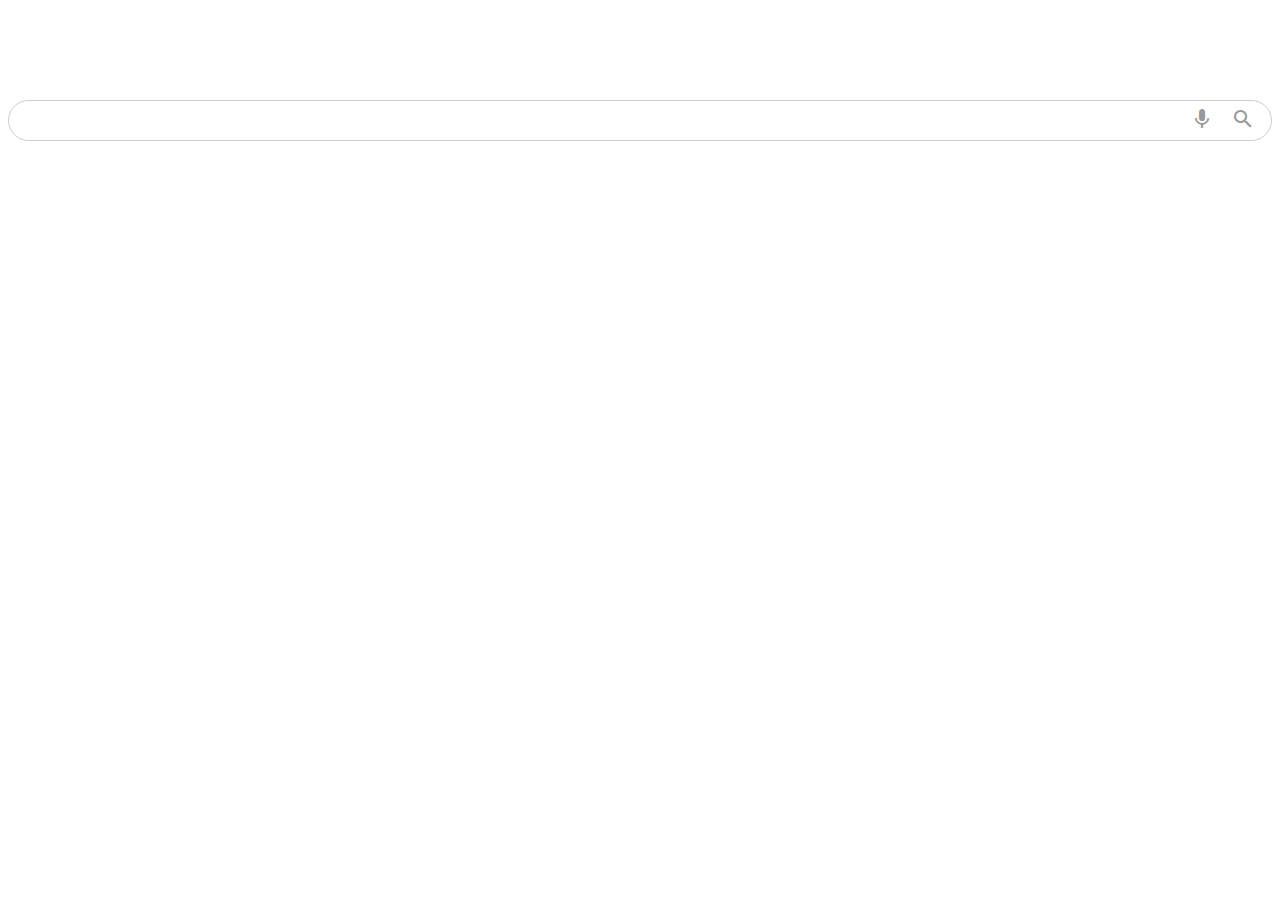
<file: Barra_Busquedad/index.html>
<!DOCTYPE html>
<html lang="en">
<head>
    <meta charset="UTF-8">
    <meta http-equiv="X-UA-Compatible" content="IE=edge">
    <meta name="viewport" content="width=device-width, initial-scale=1.0">
    <title>Barra de Busquedad</title>
    <link rel="stylesheet" href="style.css">
    <link rel="stylesheet" href="https://fonts.googleapis.com/icon?family=Material+Icons">
    <link rel="shortcut icon" href="logowise.png" type="image/x-icon">
</head>
<body>
    <div class="search-bar">
        <input type="text">
        <div class="actions">
            <button><span class="material-icons">mic</span></button>
            <button><span class="material-icons">search</span></button>
        </div>
    </div>
</body>
</html>
</file>
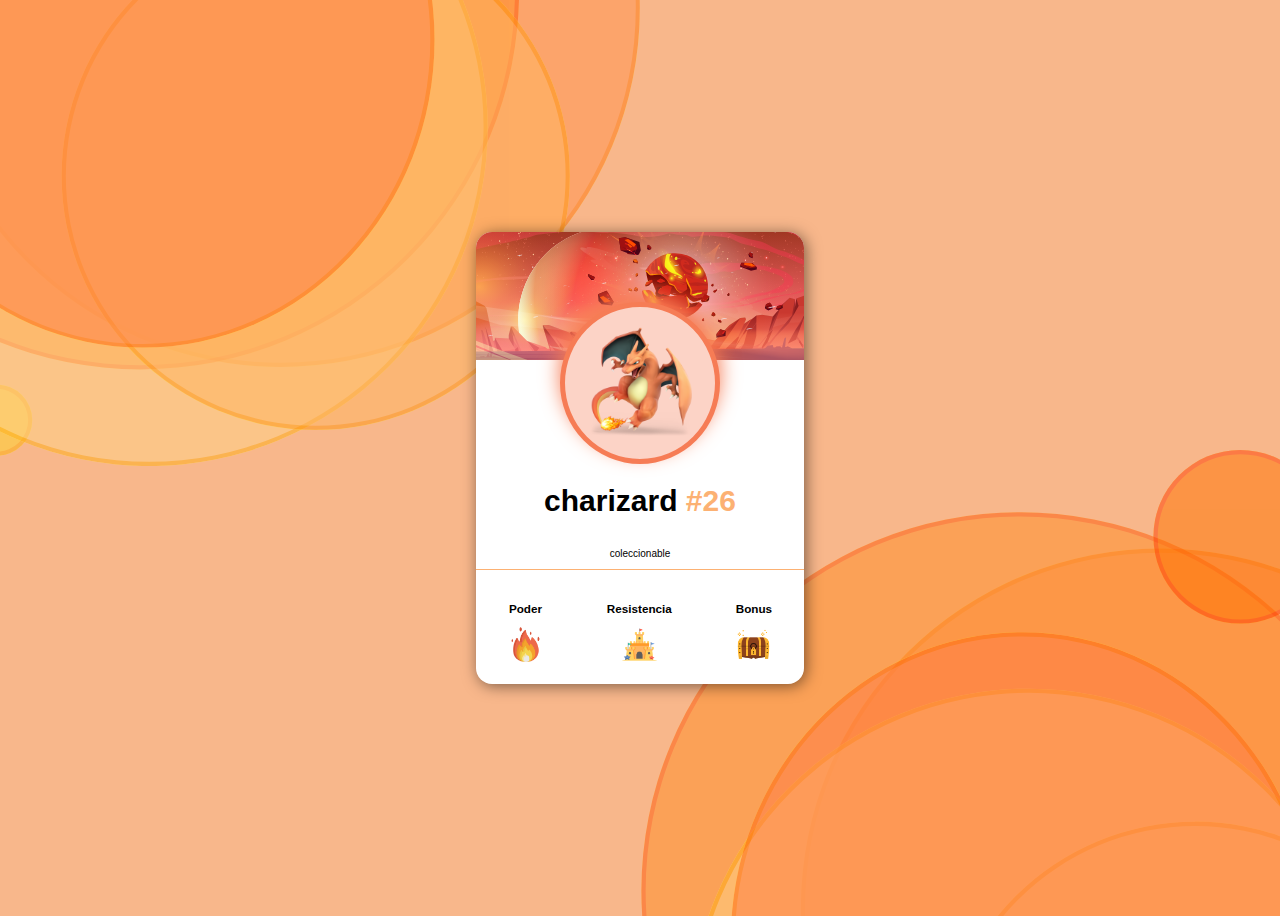
<file: Card Pokemon/index.html>
<!DOCTYPE html>
<html lang="es">
<head>
    <meta charset="UTF-8">
    <meta http-equiv="X-UA-Compatible" content="IE=edge">
    <meta name="viewport" content="width=device-width, initial-scale=1.0">
    <title>Card pokemon</title>
    <link rel="stylesheet" href="css/style.css">
    <link rel="shortcut icon" href="/img/charizard.png" type="image/x-icon">
</head>
<body>
    <main class="container">
        <article class="card">
            <img src="./img/fondoencabezado.svg"
            alt="fondocard"
            class="card-header">
            <div class="card-body">
                <div class="card-body-contentimg">
                    <img src="./img/charizard.png" alt="charizard" class="card-body-contentimg-img"
                    width="150">

                </div>
               <h1 class="card-body-title">
                charizard
                <span>#26</span>
               </h1>
               <p class="card-body-text">
                coleccionable
               </p>

            </div>
            <div class="card-footer">
                <div class="card-footer-poder">
                    <h3>Poder</h3>
                    <img src="./img/fuego.png"
                    alt="fuego" width="35">
                </div>
                <div class="card-footer-poder">
                    <h3>Resistencia</h3>
                    <img src="./img/castillo.png"
                    alt="fuego" width="35">
                </div>
                <div class="card-footer-poder">
                    <h3>Bonus</h3>
                    <img src="./img/cofre.png"
                    alt="fuego" width="35">
                </div>

            </div>

        </article>
        
    </main>
</body>
</html>
</file>
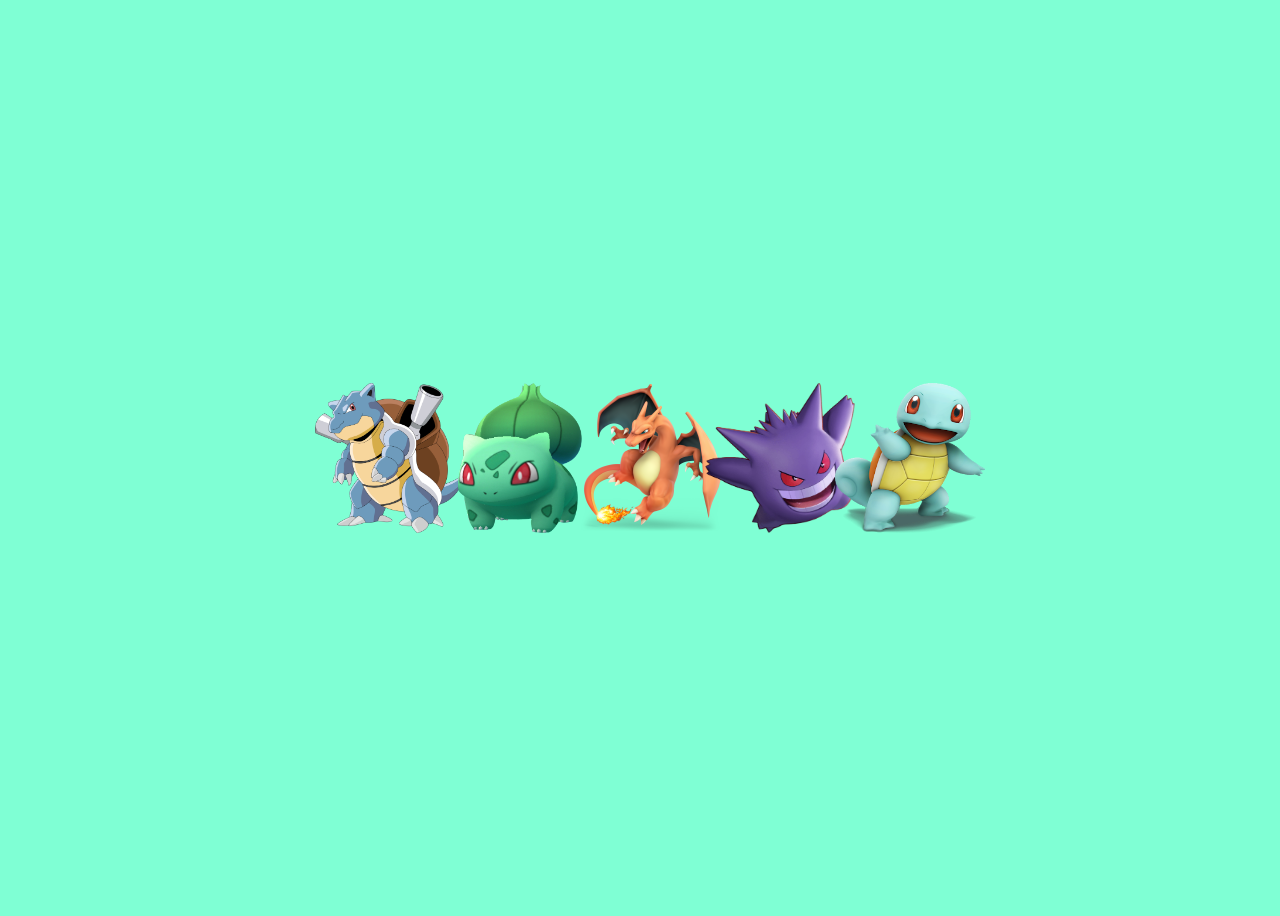
<file: Imagenes_Apiladas/index.html>
<!DOCTYPE html>
<html lang="en">
<head>
    <meta charset="UTF-8">
    <meta http-equiv="X-UA-Compatible" content="IE=edge">
    <meta name="viewport" content="width=device-width, initial-scale=1.0">
    <title>Imagenes Apiladas</title>
    <link rel="stylesheet" href="style.css">
</head>
<body>
    <div class="imagenes-container">
        <div class="imagen">
          <img src="img/blastoise.png" alt="blastoise"/>
          <span class="nombre">
            <span class="text">blastoise</span>
          </span>
        </div>
        <div class="imagen">
          <img src="img/bulbasaur.png" alt="bulbasaur"/>
          <span class="nombre">
            <span class="text">bulbasaur</span>
          </span>
        </div>
        <div class="imagen">
          <img src="img/charizard.png" alt="charizard"/>
          <span class="nombre">
            <span class="text">charizard pokemon</span>
          </span>
        </div>
        <div class="imagen">
          <img src="img/gengar.png" alt="gengar"/>
          <span class="nombre">
            <span class="text">gengar</span>
          </span>
        </div>
        <div class="imagen">
          <img src="img/squirtle.png" alt="squirtle"/>
          <span class="nombre">
            <span class="text">squirtle</span>
          </span>
        </div>
      </div>
</body>
</html>
</file>
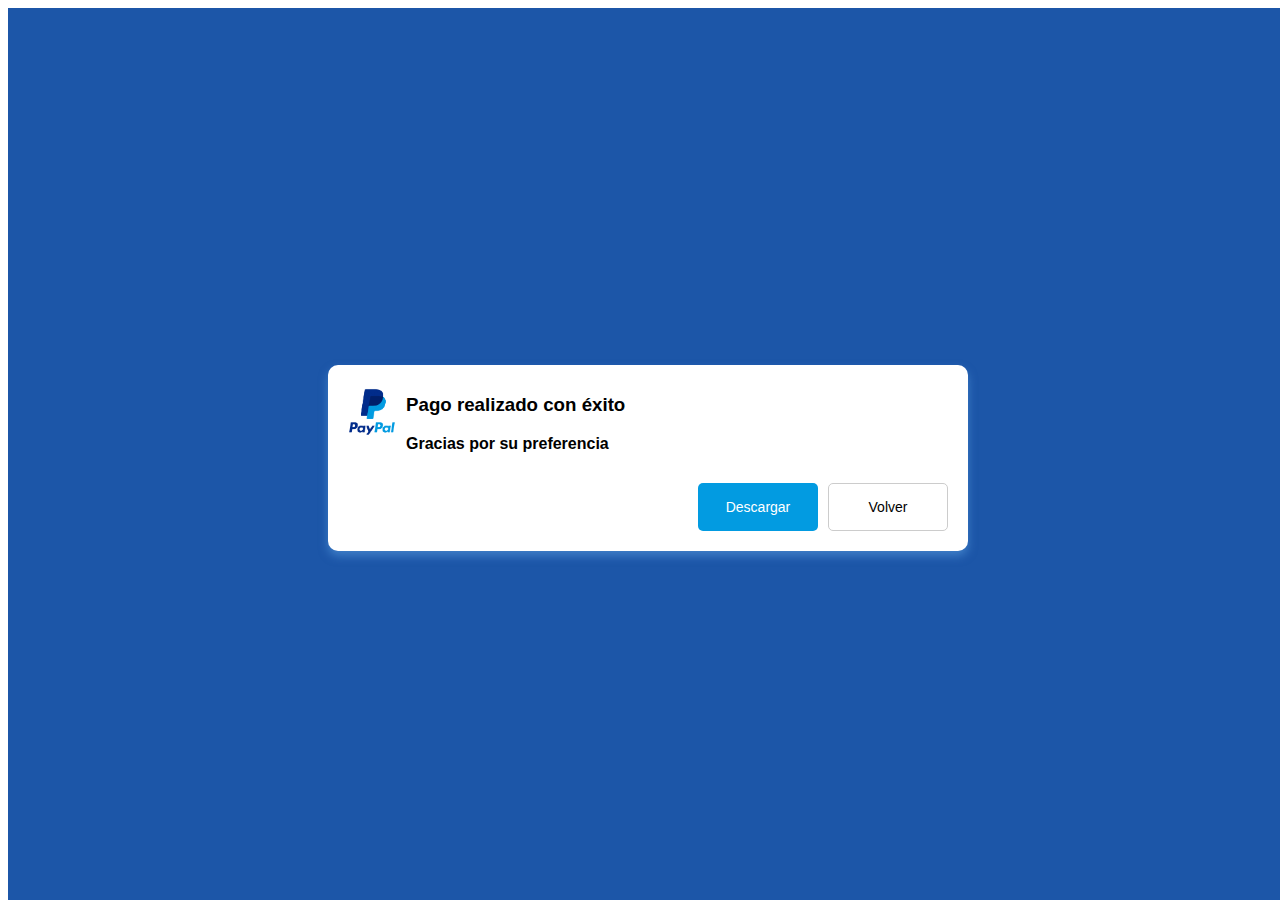
<file: Mensaje_Confirmado/index.html>
<!DOCTYPE html>
<html lang="en">
<head>
    <meta charset="UTF-8">
    <meta http-equiv="X-UA-Compatible" content="IE=edge">
    <meta name="viewport" content="width=device-width, initial-scale=1.0">
    <title>Mensaje Confirmado</title>
    <link rel="stylesheet" href="style.css">
    <link rel="shortcut icon" href="paypal_logo.png" type="image/x-icon">
</head>
<body>
    <div class="contenedor">
        <div class="sub-contenedor">
            <div class="contenido">
                <div class="icon">
                    <img src="paypal_logo.png" alt="paypal" width="48">
                </div>
                <div class="mensaje">
                    <div class="title">
                        <h3>
                            Pago realizado con éxito
                        </h3>
                        <div class="text">
                            Gracias por su preferencia
                        </div>

                    </div>
                </div>
            </div>
            <div class="actions">
                <button class="btn-descargar">Descargar</button>
                <button class="btn-volver">Volver</button>
            </div>
        </div>
    </div>
</body>
</html>
</file>
<file: Barra_Busquedad/style.css>
.material-icons {
    font-family: 'Material Icons';
    font-weight: normal;
    font-style: normal;
    font-size: 24px;  /* Preferred icon size */
    display: inline-block;
    line-height: 1;
    text-transform: none;
    letter-spacing: normal;
    word-wrap: normal;
    white-space: nowrap;
    direction: ltr;
  
    /* Support for all WebKit browsers. */
    -webkit-font-smoothing: antialiased;
    /* Support for Safari and Chrome. */
    text-rendering: optimizeLegibility;
  
    /* Support for Firefox. */
    -moz-osx-font-smoothing: grayscale;
  
    /* Support for IE. */
    font-feature-settings: 'liga';
  }

  body{
    font-family: sans-serif;
  }

  .search-bar{
    border: solid 1px #ccc;
    border-radius: 30px;
    display: flex;
    flex-direction: row;
    align-items: center;
    padding: 5px 10px;
    margin: 100px auto;
  }

  .search-bar:focus-within{
    border: solid 1px #aaa;
    box-shadow: 0px 2px 5px rgba(35, 35, 36, 0.2);
  }

  .search-bar input{
    border: none;
    outline: none;
    pad: 10px;
    font-size: 18px;
    flex: auto;
  }

  .search-bar .actions{
    display: flex;
    gap: 5px;
  }

  .search-bar .actions button{
    border: none;
    outline: none;
    background: none;
    cursor: pointer;
    color: #999;
  }

  .search-bar .actions button:hover{
    color: #2979e2;
  }
</file>
<file: Card Pokemon/css/style.css>
:root {
  --color1: #f8b78b;
  --color2: #fcb173;
}

html {
  box-sizing: border-box;
  font-size: 62.5%;
}

*,
*:before,
*:after {
  box-sizing: inherit;
}

body {
  font-family: sans-serif;
  background-color: var(--color1);
  background-image: url(../img/fondoTop.svg), url(../img/fondoBotton.svg);
  background-repeat: no-repeat, no-repeat;
  background-position: right 50vw bottom 50vh, left 50vw top 50vh;
}

.container {
  display: flex;
  justify-content: center;
  align-items: center;
  height: 100vh;
}

.card {
  background-color: white;
  width: 328px;
  border-radius: 16px;
  overflow: hidden;
  box-shadow: 2px 2px 15px rgba(0, 0, 0, 0.5);
}
.card-header {
  width: 100%;
  display: block;
}
.card-body {
  display: flex;
  flex-direction: column;
  align-items: center;
  border-bottom: 1px solid var(--color2);
}
.card-body-contentimg {
  border: 5px solid #f67c55;
  border-radius: 50%;
  background-color: #fcd3c6;
  box-shadow: 0px -10px 20px #f67c55;
  margin-top: -58px;
}
.card-body-contentimg-img {
  padding: 20px;
}
.card-body-title {
  margin-top: 2rem;
  font-size: 3rem;
}
.card-body-title span {
  color: var(--color2);
}
.card-footer {
  display: flex;
  justify-content: space-around;
}
.card-footer-poder {
  text-align: center;
  margin-bottom: 2rem;
  margin-top: 2rem;
}/*# sourceMappingURL=style.css.map */
</file>
<file: Imagenes_Apiladas/style.css>
body{
    font-family: sans-serif;
    background-color: aquamarine;
}
.imagenes-container{
   
    display: flex;
    justify-content: center;
    align-items: center;
    height: 100vh;
}
.imagenes-container .imagen{
    position: relative;
    margin-right: -20px;
    display: inline-flex;
    flex-direction: column;
   
}
.imagenes-container .imagen img{
    width: 150px;
    height: 150px;
    transition: transform 0.32s ease-in-out;
}

.imagenes-container .imagen .nombre{
    position: absolute;
    background-color: black;
    border-radius: 5px;
    color: white;
    display: none;
    min-width: 100px;
    width: 150px;
    top: -70px;
   
    padding: 10px 15px;
   
   
}
.imagenes-container .imagen .nombre .text{
    display: inline-block;
    text-overflow: ellipsis;
    overflow: hidden;
    white-space: nowrap;
    margin: 0 auto;
    width:  150px;
    text-align: center;
    box-sizing: border-box;
}
.imagenes-container .imagen:hover .nombre{
    display: inline-block;
    transform: translateY(-20px)
}
.imagenes-container .imagen .nombre::before {
    content: "";
    position: absolute;
    width:  1px;
    height: 1px;
    left: 40%;
    bottom: -20px;  
    border-top: 10px solid black;
    border-left: 10px solid transparent;
    border-right: 10px solid transparent;
    border-bottom: 10px solid transparent;
}
.imagenes-container .imagen:hover img{
transform: translateY(-20px);
}
@media (max-width: 680px){
    .imagenes-container{
        flex-direction: column;
        height: 180vh;
    }
}
</file>
<file: Mensaje_Confirmado/style.css>
body{
    font-family: Arial, Helvetica, sans-serif;
}

.contenedor{
    background-color: #1c56a8;
    display: flex;
    width: 100%;
    height: 100%;
    align-items: center;
    justify-content: center;
    position: fixed;
}

.contenedor .sub-contenedor{
    width: 600px;
    border-radius: 10px;
    background-color: white;
    padding: 10px 20px;
    box-shadow: 0px 5px 10px rgba(96, 166, 231, 0.5);
}

.contenedor .sub-contenedor .contenido{
    display: flex;
    gap: 10px;
    align-items: center;
    margin-bottom: 20px;
    flex: auto;
}

.contenedor .sub-contenedor .contenido .mensaje .title{
    font-weight: bolder;
}

.contenedor .sub-contenedor .actions{
    padding: 10px 0;
    display: flex;
    justify-content: end;
    gap: 10px;
}

.contenedor .sub-contenedor .actions button{
    border: none;
    padding: 15px;
    min-width: 120px;
    border-radius: 5px;
    font-size: bold;
    font-size: 14px;
    cursor: pointer;
}

.contenedor .sub-contenedor .actions .btn-descargar{
    background-color: #029be1;
    color: white;
}

.contenedor .sub-contenedor .actions .btn-descargar:hover{
    background-color: #0280de;
}

.contenedor .sub-contenedor .actions .btn-volver{
    background-color: white;
    border: solid 1px #ccc;
}

.contenedor .sub-contenedor .actions .btn-volver:hover{
    background-color: #eee;
}

@media (max-width:600px){
    .contenedor .sub-contenedor{
        width: 80%;
    }

    .contenedor .sub-contenedor .actions{
        flex-direction: column;
    }
}
</file>
